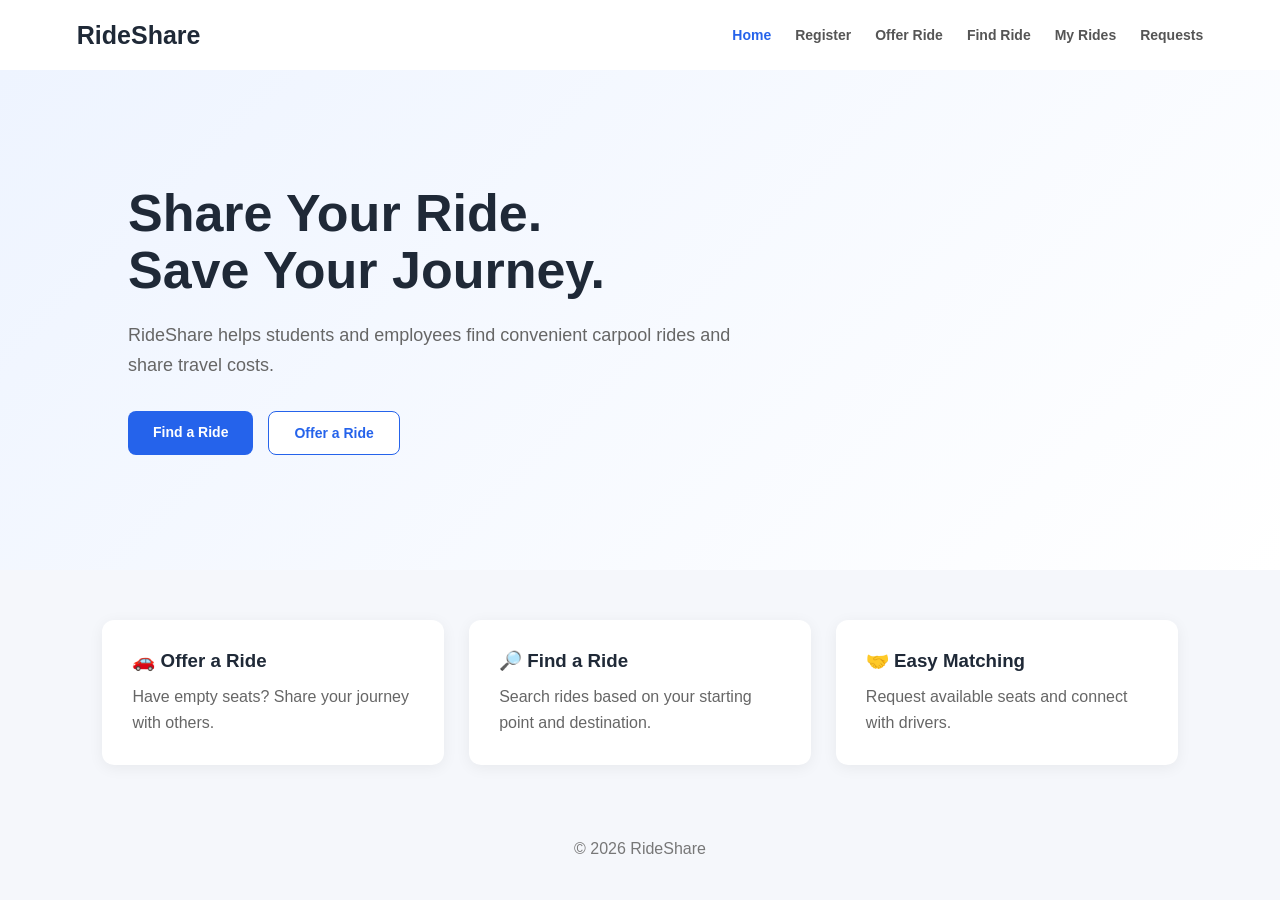
<file: src/main/resources/static/index.html>
<!DOCTYPE html>
<html lang="en">
<head>
    <meta charset="UTF-8">
    <meta name="viewport" content="width=device-width, initial-scale=1.0">
    <title>RideShare - Home</title>
    <link rel="stylesheet" href="style.css">
</head>

<body>

<header>
    <div class="logo">RideShare</div>

    <nav>
        <a href="index.html" class="active">Home</a>
        <a href="register.html">Register</a>
        <a href="offer-ride.html">Offer Ride</a>
        <a href="find-rides.html">Find Ride</a>
        <a href="my-rides.html">My Rides</a>
        <a href="requests.html">Requests</a>
    </nav>
</header>

<main class="hero">

    <section class="hero-content">
        <h1>Share Your Ride.<br>Save Your Journey.</h1>

        <p>
            RideShare helps students and employees find
            convenient carpool rides and share travel costs.
        </p>

        <div class="hero-buttons">
            <a href="find-rides.html" class="btn primary">
                Find a Ride
            </a>

            <a href="offer-ride.html" class="btn secondary">
                Offer a Ride
            </a>
        </div>
    </section>

</main>

<section class="features">

    <div class="feature-card">
        <h3>🚗 Offer a Ride</h3>
        <p>Have empty seats? Share your journey with others.</p>
    </div>

    <div class="feature-card">
        <h3>🔎 Find a Ride</h3>
        <p>Search rides based on your starting point and destination.</p>
    </div>

    <div class="feature-card">
        <h3>🤝 Easy Matching</h3>
        <p>Request available seats and connect with drivers.</p>
    </div>

</section>

<footer>
    © 2026 RideShare
</footer>

</body>
</html>
</file>
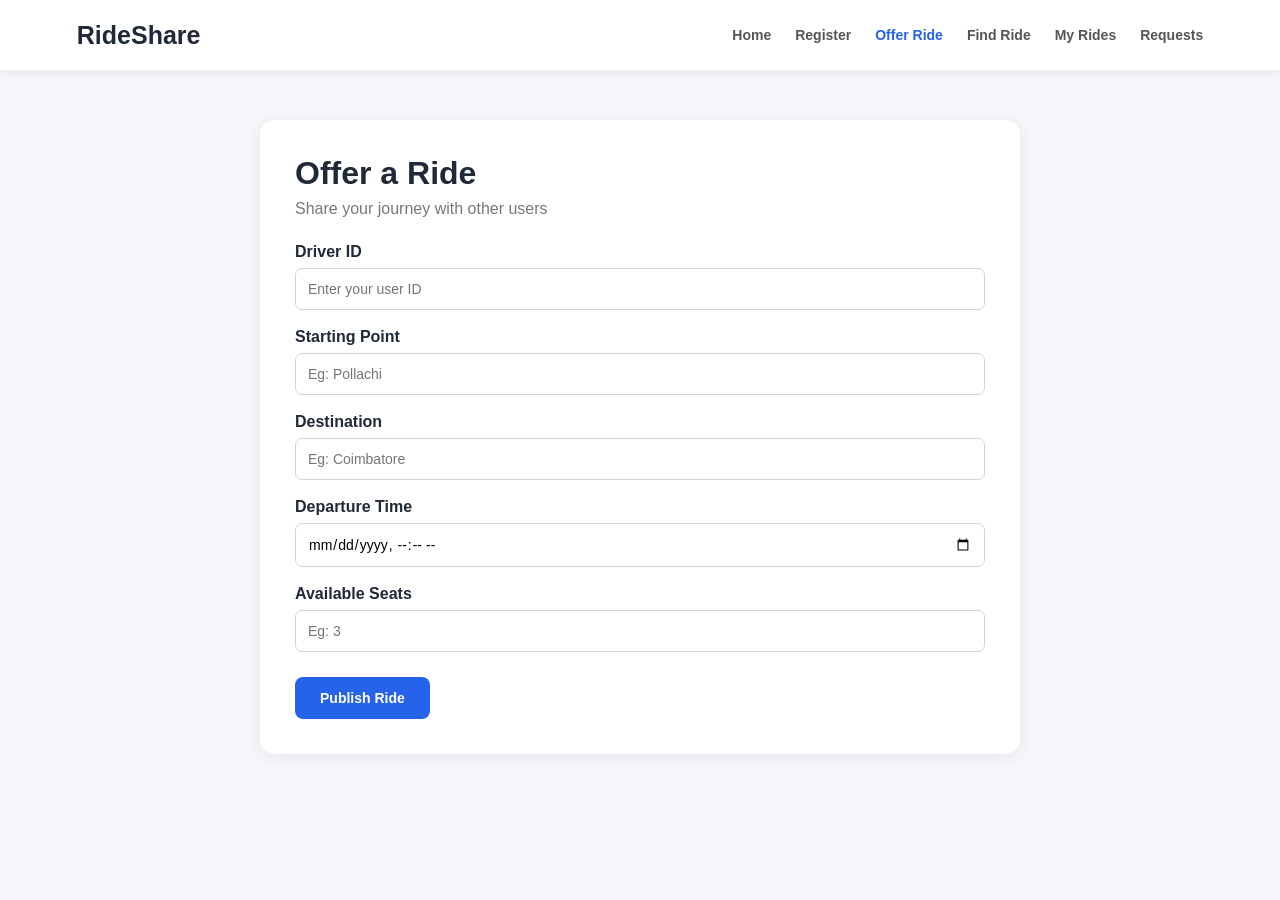
<file: src/main/resources/static/offer-ride.html>
<!DOCTYPE html>
<html lang="en">
<head>
    <meta charset="UTF-8">
    <meta name="viewport" content="width=device-width, initial-scale=1.0">
    <title>Offer Ride - RideShare</title>
    <link rel="stylesheet" href="style.css">
</head>

<body>

<header>
    <div class="logo">RideShare</div>

    <nav>
        <a href="index.html">Home</a>
        <a href="register.html">Register</a>
        <a href="offer-ride.html" class="active">Offer Ride</a>
        <a href="find-rides.html">Find Ride</a>
        <a href="my-rides.html">My Rides</a>
        <a href="requests.html">Requests</a>
    </nav>
</header>

<div class="page-container">

    <div class="form-card">

        <h1>Offer a Ride</h1>

        <p class="subtitle">
            Share your journey with other users
        </p>

        <form id="rideForm">

            <label>Driver ID</label>
            <input type="number"
                   id="driverId"
                   placeholder="Enter your user ID"
                   required>

            <label>Starting Point</label>
            <input type="text"
                   id="origin"
                   placeholder="Eg: Pollachi"
                   required>

            <label>Destination</label>
            <input type="text"
                   id="destination"
                   placeholder="Eg: Coimbatore"
                   required>

            <label>Departure Time</label>
            <input type="datetime-local"
                   id="departureTime"
                   required>

            <label>Available Seats</label>
            <input type="number"
                   id="seats"
                   min="1"
                   max="8"
                   placeholder="Eg: 3"
                   required>

            <button type="submit" class="btn primary">
                Publish Ride
            </button>

        </form>

        <div id="rideMessage"></div>

    </div>

</div>

<script src="app.js"></script>

</body>
</html>
</file>
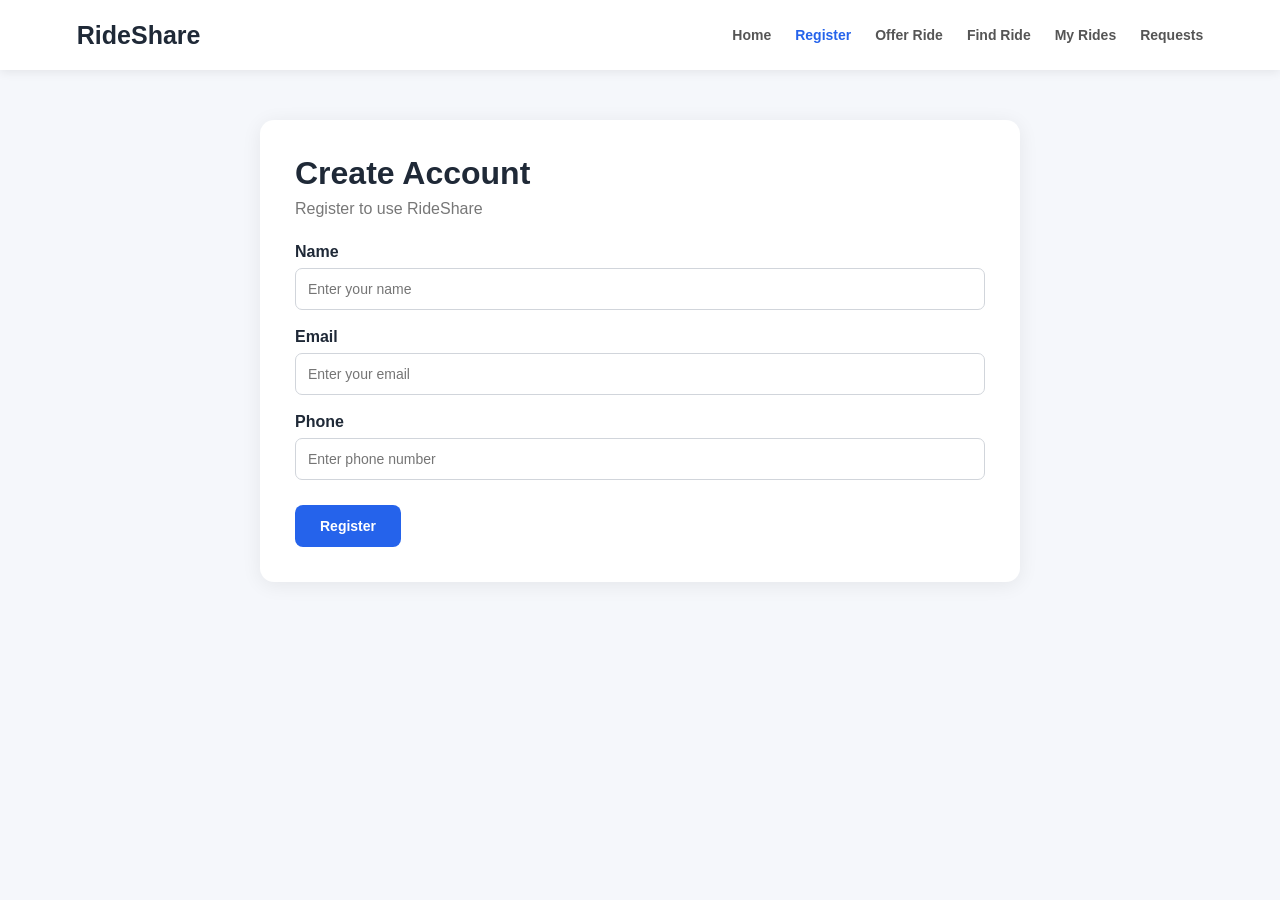
<file: src/main/resources/static/register.html>
<!DOCTYPE html>
<html lang="en">
<head>
    <meta charset="UTF-8">
    <meta name="viewport" content="width=device-width, initial-scale=1.0">
    <title>Register - RideShare</title>
    <link rel="stylesheet" href="style.css">
</head>

<body>

<header>
    <div class="logo">RideShare</div>

    <nav>
        <a href="index.html">Home</a>
        <a href="register.html" class="active">Register</a>
        <a href="offer-ride.html">Offer Ride</a>
        <a href="find-rides.html">Find Ride</a>
        <a href="my-rides.html">My Rides</a>
        <a href="requests.html">Requests</a>
    </nav>
</header>

<div class="page-container">

    <div class="form-card">

        <h1>Create Account</h1>
        <p class="subtitle">Register to use RideShare</p>

        <form id="registerForm">

            <label>Name</label>
            <input type="text" id="name" placeholder="Enter your name" required>

            <label>Email</label>
            <input type="email" id="email" placeholder="Enter your email" required>

            <label>Phone</label>
            <input type="text" id="phone" placeholder="Enter phone number" required>

            <button type="submit" class="btn primary">
                Register
            </button>

        </form>

        <div id="registerMessage"></div>

    </div>

</div>

<script src="app.js"></script>

</body>
</html>
</file>
<file: src/main/resources/static/style.css>
* {
    box-sizing: border-box;
    margin: 0;
    padding: 0;
    font-family: Arial, sans-serif;
}

body {
    background: #f5f7fb;
    color: #1f2937;
}

/* HEADER */

header {
    height: 70px;
    background: white;
    display: flex;
    align-items: center;
    justify-content: space-between;
    padding: 0 6%;
    box-shadow: 0 2px 10px rgba(0,0,0,0.08);
}

.logo {
    font-size: 25px;
    font-weight: bold;
}

nav {
    display: flex;
    gap: 24px;
}

nav a {
    text-decoration: none;
    color: #555;
    font-size: 14px;
    font-weight: 600;
}

nav a:hover,
nav a.active {
    color: #2563eb;
}

/* HOME */

.hero {
    min-height: 500px;
    display: flex;
    align-items: center;
    padding: 70px 10%;
    background: linear-gradient(135deg, #eef4ff, #ffffff);
}

.hero-content {
    max-width: 650px;
}

.hero h1 {
    font-size: 52px;
    line-height: 1.1;
    margin-bottom: 20px;
}

.hero p {
    font-size: 18px;
    line-height: 1.7;
    color: #666;
    margin-bottom: 30px;
}

.hero-buttons {
    display: flex;
    gap: 15px;
}

/* BUTTON */

.btn {
    display: inline-block;
    border: none;
    padding: 13px 25px;
    border-radius: 8px;
    cursor: pointer;
    text-decoration: none;
    font-weight: bold;
    font-size: 14px;
}

.primary {
    background: #2563eb;
    color: white;
}

.primary:hover {
    background: #1d4ed8;
}

.secondary {
    background: white;
    color: #2563eb;
    border: 1px solid #2563eb;
}

/* FEATURES */

.features {
    display: grid;
    grid-template-columns: repeat(3, 1fr);
    gap: 25px;
    padding: 50px 8%;
}

.feature-card {
    background: white;
    padding: 30px;
    border-radius: 12px;
    box-shadow: 0 3px 15px rgba(0,0,0,0.06);
}

.feature-card h3 {
    margin-bottom: 12px;
}

.feature-card p {
    color: #666;
    line-height: 1.6;
}

/* FORMS */

.page-container {
    max-width: 800px;
    margin: 50px auto;
    padding: 0 20px;
}

.page-container.wide {
    max-width: 1100px;
}

.form-card {
    background: white;
    padding: 35px;
    border-radius: 14px;
    box-shadow: 0 3px 20px rgba(0,0,0,0.07);
}

.form-card h1 {
    margin-bottom: 8px;
}

.subtitle {
    color: #777;
    margin-bottom: 25px;
}

label {
    display: block;
    margin-top: 18px;
    margin-bottom: 7px;
    font-weight: 600;
}

input {
    width: 100%;
    padding: 12px;
    border: 1px solid #d1d5db;
    border-radius: 7px;
    font-size: 14px;
}

input:focus {
    outline: none;
    border-color: #2563eb;
}

form .btn {
    margin-top: 25px;
}

/* SEARCH */

.search-grid {
    display: grid;
    grid-template-columns: 1fr 1fr;
    gap: 15px;
}

/* RESULTS */

.results {
    margin-top: 25px;
}

.result-card {
    background: white;
    padding: 22px;
    border-radius: 12px;
    margin-bottom: 15px;
    box-shadow: 0 3px 12px rgba(0,0,0,0.06);
}

.result-card h3 {
    margin-bottom: 12px;
}

.result-card p {
    margin: 7px 0;
    color: #555;
}

.result-card button {
    margin-top: 12px;
}

.success {
    color: #15803d;
    margin-top: 15px;
}

.error {
    color: #dc2626;
    margin-top: 15px;
}

/* FOOTER */

footer {
    text-align: center;
    padding: 25px;
    color: #777;
}

/* MOBILE */

@media (max-width: 800px) {

    header {
        height: auto;
        padding: 20px;
        flex-direction: column;
        gap: 15px;
    }

    nav {
        flex-wrap: wrap;
        justify-content: center;
        gap: 12px;
    }

    .hero h1 {
        font-size: 38px;
    }

    .features {
        grid-template-columns: 1fr;
    }

    .search-grid {
        grid-template-columns: 1fr;
    }

}
</file>
